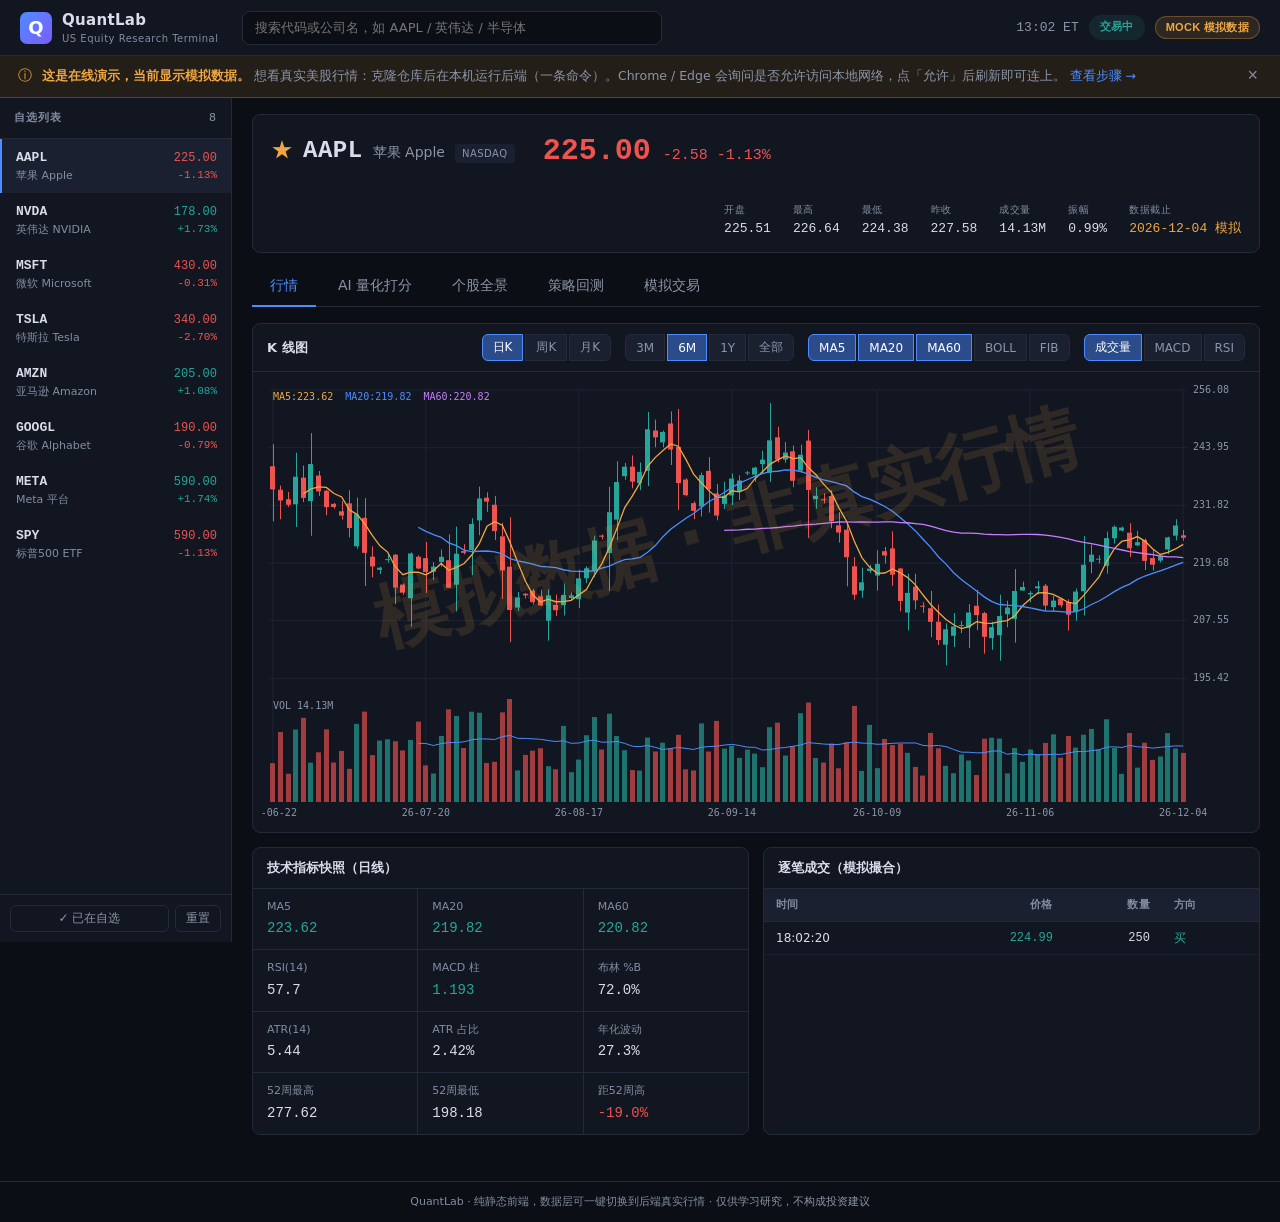
<file: index.html>
<!DOCTYPE html>
<html lang="zh-CN">
<head>
<meta charset="UTF-8">
<meta name="viewport" content="width=device-width, initial-scale=1.0">
<title>QuantLab · 美股量化研究终端</title>

<meta name="description" content="零依赖的美股量化研究终端：手写 Canvas K 线、事件驱动回测引擎、全市场分位打分，以及新闻／公告／量化三个协同 Agent。">
<meta name="theme-color" content="#0b0e14">
<meta name="author" content="Alexsheng26">

<!-- 社交预览：把链接贴到简历、LinkedIn 或聊天里时展示的卡片 -->
<meta property="og:type" content="website">
<meta property="og:title" content="QuantLab · 美股量化研究终端">
<meta property="og:description" content="手写 Canvas K 线 + 事件驱动回测 + 全市场分位打分 + 三 Agent 协同分析。零依赖，浏览器直接打开。">
<meta property="og:url" content="https://alexsheng26.github.io/quant-lab/">
<meta property="og:image" content="https://alexsheng26.github.io/quant-lab/assets/og-cover.png">
<meta property="og:image:width" content="1200">
<meta property="og:image:height" content="630">
<meta name="twitter:card" content="summary_large_image">

<link rel="icon" type="image/svg+xml" href="assets/favicon.svg">
<link rel="stylesheet" href="assets/css/style.css">
</head>
<body>

<a href="#main" class="skip-link">跳到主内容</a>

<!-- ============ 顶栏 ============ -->
<header class="topbar">
  <div class="brand">
    <span class="brand-mark">Q</span>
    <div class="brand-text">
      <strong>QuantLab</strong>
      <small>US Equity Research Terminal</small>
    </div>
  </div>

  <div class="search-wrap">
    <label for="symbolSearch" class="sr-only">搜索美股代码或公司名</label>
    <input id="symbolSearch" type="text" placeholder="搜索代码或公司名，如 AAPL / 英伟达 / 半导体"
           autocomplete="off" spellcheck="false"
           role="combobox" aria-expanded="false" aria-controls="srList" aria-autocomplete="list">
    <div id="searchResults" class="search-results hidden">
      <div class="sr-filter" id="srFilter" role="group" aria-label="按交易所筛选">
        <button class="chip active" data-ex="ALL" aria-pressed="true">全部</button>
        <button class="chip" data-ex="NASDAQ" aria-pressed="false">纳斯达克</button>
        <button class="chip" data-ex="NYSE" aria-pressed="false">纽交所</button>
        <button class="chip" data-ex="ETF" aria-pressed="false">ETF</button>
      </div>
      <div class="sr-list" id="srList" role="listbox" aria-label="搜索结果"></div>
    </div>
  </div>

  <div class="topbar-right">
    <span id="clock" class="clock">--:--:--</span>
    <span id="marketStatus" class="pill pill-muted">美股状态</span>
    <!-- 这个徽章是可点的开关，必须是 button 才能被键盘聚焦和触发 -->
    <button id="dataMode" class="pill pill-mock" title="点击切换数据源（MOCK / LIVE）"
            aria-label="数据源：模拟数据，点击切换">MOCK 模拟数据</button>
  </div>
</header>

<!-- 部署到静态托管后，访问者默认看到模拟数据。
     光打水印只说明"这是假的"，没说"怎么拿到真的"，所以补一条可关闭的说明。
     只在非本机环境且处于 MOCK 时出现，关掉后不再打扰。 -->
<div id="demoBanner" class="demo-banner hidden">
  <span class="db-icon">ⓘ</span>
  <div class="db-text">
    <strong>这是在线演示，当前显示模拟数据。</strong>
    想看真实美股行情：克隆仓库后在本机运行后端（一条命令）。Chrome / Edge 会询问是否允许访问本地网络，点「允许」后刷新即可连上。
    <!-- 指向中文 README：仓库首页的 README.md 是英文版，那里没有"快速开始"这个锚点 -->
    <a href="https://github.com/Alexsheng26/quant-lab/blob/main/README.zh-CN.md#快速开始" target="_blank" rel="noopener">查看步骤 →</a>
  </div>
  <button id="dbClose" class="db-close" title="不再显示" aria-label="关闭此说明，不再显示">×</button>
</div>

<div class="layout">

  <!-- ============ 左侧自选股 ============ -->
  <aside class="sidebar">
    <div class="sidebar-head">
      <span>自选列表</span>
      <span id="watchCount" class="muted">0</span>
    </div>
    <ul id="watchlist" class="watchlist"></ul>
    <div class="sidebar-foot">
      <button id="btnAddWatch" class="btn btn-ghost btn-sm">+ 加入自选</button>
      <button id="btnResetWatch" class="btn btn-ghost btn-sm" title="恢复默认自选列表">重置</button>
    </div>
  </aside>

  <!-- ============ 主区域 ============ -->
  <!-- tabindex="-1"：光有 id 时部分浏览器只滚动不移焦点，键盘用户点完跳转链接
       再按 Tab 又会回到顶栏。加上它焦点才真的落进来。 -->
  <main class="main" id="main" tabindex="-1">

    <!-- 标的头部 -->
    <section class="quote-head">
      <div class="quote-id">
        <button id="btnStar" class="star" title="加入/移出自选">☆</button>
        <h1 id="qSymbol">—</h1>
        <span id="qName" class="muted">—</span>
        <span id="qExchange" class="tag">—</span>
      </div>
      <div class="quote-price">
        <span id="qLast" class="last" aria-live="off">—</span>
        <span id="qChange" class="change">—</span>
      </div>
      <div class="quote-stats">
        <div><label>开盘</label><span id="qOpen">—</span></div>
        <div><label>最高</label><span id="qHigh">—</span></div>
        <div><label>最低</label><span id="qLow">—</span></div>
        <div><label>昨收</label><span id="qPrev">—</span></div>
        <div><label>成交量</label><span id="qVol">—</span></div>
        <div><label>振幅</label><span id="qAmp">—</span></div>
        <div><label>数据截止</label><span id="qAsOf">—</span></div>
      </div>
    </section>

    <!-- 标签页 -->
    <!-- role=tablist 让屏幕阅读器把这里读成"5 个标签中的第 1 个"，
         并启用左右方向键切换（键盘行为在 app.js 里实现） -->
    <nav class="tabs" role="tablist" aria-label="功能视图">
      <button class="tab active" data-view="market"   role="tab" id="tab-market"   aria-selected="true"  aria-controls="view-market">行情</button>
      <button class="tab"        data-view="agent"    role="tab" id="tab-agent"    aria-selected="false" aria-controls="view-agent"    tabindex="-1">AI 量化打分</button>
      <button class="tab"        data-view="panorama" role="tab" id="tab-panorama" aria-selected="false" aria-controls="view-panorama" tabindex="-1">个股全景</button>
      <button class="tab"        data-view="backtest" role="tab" id="tab-backtest" aria-selected="false" aria-controls="view-backtest" tabindex="-1">策略回测</button>
      <button class="tab"        data-view="paper"    role="tab" id="tab-paper"    aria-selected="false" aria-controls="view-paper"    tabindex="-1">模拟交易</button>
    </nav>

    <!-- ---------- 视图：行情 ---------- -->
    <section class="view active" id="view-market" role="tabpanel" aria-labelledby="tab-market" tabindex="0">
      <div class="panel">
        <div class="panel-head">
          <span class="panel-title">K 线图</span>
          <div class="toolbar">
            <div class="btn-group" id="intervalGroup">
              <button class="btn btn-sm active" data-interval="day">日K</button>
              <button class="btn btn-sm" data-interval="week">周K</button>
              <button class="btn btn-sm" data-interval="month">月K</button>
            </div>
            <div class="btn-group" id="rangeGroup">
              <button class="btn btn-sm" data-range="60">3M</button>
              <button class="btn btn-sm active" data-range="120">6M</button>
              <button class="btn btn-sm" data-range="250">1Y</button>
              <button class="btn btn-sm" data-range="0">全部</button>
            </div>
            <!-- 这一组是"开关"而不是"单选"，所以每个都要 aria-pressed：
                 光靠 .active 的视觉高亮，屏幕阅读器读不出哪几条线是开着的 -->
            <div class="btn-group" id="maGroup">
              <button class="btn btn-sm active" data-ma="5"    aria-pressed="true">MA5</button>
              <button class="btn btn-sm active" data-ma="20"   aria-pressed="true">MA20</button>
              <button class="btn btn-sm active" data-ma="60"   aria-pressed="true">MA60</button>
              <button class="btn btn-sm"        data-ma="boll" aria-pressed="false">BOLL</button>
              <button class="btn btn-sm"        data-ma="fib"  aria-pressed="false"
                      title="斐波那契回撤：在区间最高/最低点之间标出 23.6% / 38.2% / 50% / 61.8% / 78.6% 支撑阻力位">FIB</button>
            </div>
            <div class="btn-group" id="subGroup">
              <button class="btn btn-sm active" data-sub="vol">成交量</button>
              <button class="btn btn-sm" data-sub="macd">MACD</button>
              <button class="btn btn-sm" data-sub="rsi">RSI</button>
            </div>
          </div>
        </div>
        <!-- Canvas 对屏幕阅读器是完全不透明的，必须给文字替代。
             内容由 market.js 随数据更新，不能只写一句静态说明。 -->
        <div class="chart-host">
          <canvas id="mainChart" role="img" aria-label="K 线图，加载中"></canvas>
          <div id="chartTip" class="chart-tip hidden"></div>
        </div>
      </div>

      <div class="grid-2">
        <div class="panel">
          <div class="panel-head"><span class="panel-title" id="snapshotTitle">技术指标快照</span></div>
          <div id="indicatorSnapshot" class="kv-grid"></div>
        </div>
        <div class="panel">
          <div class="panel-head"><span class="panel-title">逐笔成交（模拟撮合）</span></div>
          <div class="table-wrap tape-wrap" tabindex="0" role="region" aria-label="逐笔成交，可滚动">
            <table class="table" id="tapeTable">
              <thead><tr><th>时间</th><th class="num">价格</th><th class="num">数量</th><th>方向</th></tr></thead>
              <tbody></tbody>
            </table>
          </div>
        </div>
      </div>
    </section>

    <!-- ---------- 视图：AI 打分 ---------- -->
    <section class="view" id="view-agent" role="tabpanel" aria-labelledby="tab-agent" tabindex="0">
      <div class="panel">
        <div class="panel-head">
          <span class="panel-title">量化分析 Agent</span>
          <div class="toolbar">
            <label class="inline-label">周期
              <select id="agInterval" class="sel-sm">
                <option value="day">日线</option>
                <option value="week">周线</option>
                <option value="month">月线</option>
              </select>
            </label>
            <button id="btnRunAgent" class="btn btn-primary btn-sm">运行分析</button>
          </div>
        </div>
        <div class="agent-body">
          <div class="score-block">
            <div class="score-ring">
              <svg viewBox="0 0 120 120">
                <circle class="ring-bg" cx="60" cy="60" r="52"></circle>
                <circle class="ring-fg" id="ringFg" cx="60" cy="60" r="52"></circle>
              </svg>
              <div class="score-center">
                <span id="scoreValue">--</span>
                <small>/ 100</small>
              </div>
            </div>
            <div id="scoreRating" class="rating">等待分析</div>
            <div id="scoreSummary" class="muted score-summary">点击「运行分析」，Agent 会基于趋势、动量、波动率、量能与位置五个维度对该标的打分。</div>
          </div>
          <div class="factor-block">
            <div id="factorList" class="factor-list"></div>
          </div>
        </div>
      </div>

      <div class="panel">
        <div class="panel-head">
          <span class="panel-title">方向判断与参考价位</span>
        </div>
        <div id="directionBox" class="direction-box">
          <span class="muted">运行分析后显示</span>
        </div>
        <p id="levelWarn" class="level-warn hidden"></p>
        <div id="levelCards" class="level-cards"></div>
        <p class="level-note">
          价位由均线、布林轨道、区间低点等历史数据算出，用于标记技术结构，
          <strong>不预测未来走势，也不构成任何操作建议</strong>。
        </p>
      </div>

      <div class="grid-2">
        <div class="panel">
          <div class="panel-head"><span class="panel-title">分析要点</span></div>
          <ul id="agentReasons" class="reason-list"><li class="muted">暂无</li></ul>
        </div>
        <div class="panel">
          <div class="panel-head"><span class="panel-title">风险与统计</span></div>
          <div id="agentStats" class="kv-grid"></div>
        </div>
      </div>
      <p class="disclaimer">⚠️ 本工具输出为程序化技术指标计算结果，仅用于研究与学习，不构成任何投资建议。</p>
    </section>

    <!-- ---------- 视图：个股全景（三个 Agent 协同） ---------- -->
    <section class="view" id="view-panorama" role="tabpanel" aria-labelledby="tab-panorama" tabindex="0">
      <div class="agent-bar">
        <span class="muted">三个 Agent 并行工作：全市场分位 · 资讯扫描 · 公告财报</span>
        <button id="btnRunPanorama" class="btn btn-primary btn-sm">运行全景分析</button>
      </div>

      <!-- ⓪ 综合简报 —— 把下面三个 Agent 的结论串成一段话。
           刻意放在最前面：它是对三者的概括，读者应该先看结论再看明细。
           数字全部来自三个 Agent 已经算好的输出，模型只负责串联与指出矛盾。 -->
      <div class="panel" id="briefPanel">
        <div class="panel-head">
          <span class="panel-title">综合简报</span>
          <span id="briefMeta" class="muted"></span>
        </div>
        <div id="briefBody" class="brief-body" aria-live="polite">
          <span class="muted">运行全景分析后生成</span>
        </div>
      </div>

      <!-- ① 量化分析 Agent -->
      <div class="panel">
        <div class="panel-head">
          <span class="panel-title">① 量化分析 Agent · 全市场分位</span>
          <span id="quantUniverse" class="muted"></span>
        </div>
        <div class="quant-body">
          <div class="radar-host"><canvas id="radarChart" role="img" aria-label="六边形分位雷达图，运行分析后显示"></canvas></div>
          <div class="quant-side">
            <div id="quantVerdict" class="verdict"><span class="muted">点击「运行全景分析」</span></div>
            <div id="quantAxes" class="axis-list"></div>
            <div class="radar-legend">
              <span><i class="lg-fill"></i>全市场分位</span>
              <span><i class="lg-dash"></i>同行业分位</span>
              <span><i class="lg-mid"></i>50 分位线</span>
            </div>
          </div>
        </div>
        <div class="table-wrap" tabindex="0" role="region" aria-label="数据表格，可滚动">
          <table class="table" id="quantDetail">
            <thead><tr><th>指标</th><th class="num">数值</th><th class="num">全市场分位</th><th class="num">行业分位</th></tr></thead>
            <tbody><tr><td colspan="4" class="muted">—</td></tr></tbody>
          </table>
        </div>
      </div>

      <div class="grid-2">
        <!-- ② 新闻 Agent -->
        <div class="panel">
          <div class="panel-head">
            <span class="panel-title">② 新闻 Agent</span>
            <span id="newsSentiment" class="muted"></span>
          </div>
          <div class="ask-box">
            <input id="newsQuestion" type="text" placeholder="就这批新闻提问，如 earnings / AI / lawsuit">
            <button id="btnAskNews" class="btn btn-sm">检索</button>
          </div>
          <div id="newsAnswer" class="news-answer hidden"></div>
          <div id="newsSources" class="news-sources"></div>
          <div id="newsList" class="news-list" tabindex="0" role="region" aria-label="新闻列表，可滚动"><div class="muted pad">未加载</div></div>
        </div>

        <!-- ③ 研究 Agent -->
        <div class="panel">
          <div class="panel-head">
            <span class="panel-title">③ 研究 Agent · 公告与财报</span>
            <span id="filingCompany" class="muted"></span>
          </div>
          <div id="financialSummary" class="fin-summary"></div>
          <div id="filingList" class="filing-list" tabindex="0" role="region" aria-label="SEC 申报列表，可滚动"><div class="muted pad">未加载</div></div>
        </div>
      </div>

      <!-- ④ 风险因素逐年变化 —— 研究 Agent 真正"读正文"的那一半。
           XBRL 解决了数字，这里解决文字：10-K 的 Item 1A 每年重写，
           新增一条往往比财务数字更早反映问题。
           机械比对在后端用 difflib 做完，模型只解读变化的段落。 -->
      <div class="panel" id="riskPanel">
        <div class="panel-head">
          <span class="panel-title">④ 风险因素逐年变化（10-K Item 1A）</span>
          <div class="toolbar">
            <span id="riskMeta" class="muted"></span>
            <button id="btnRiskDiff" class="btn btn-sm">对比最近两份年报</button>
          </div>
        </div>
        <div id="riskBody" class="risk-body" aria-live="polite">
          <div class="muted pad">
            点击右上角按钮，抓取最近两份 10-K 的「风险因素」章节做逐年比对。
            正文有几十页，首次抓取需要十几秒。
          </div>
        </div>
      </div>

      <p class="disclaimer">
        ⚠️ 分位数基于标普 500 成分股快照横向比较；新闻与公告直接来自 Yahoo Finance 与 SEC EDGAR，
        未经二次核实。全部内容仅供研究学习，不构成投资建议。
      </p>
    </section>

    <!-- ---------- 视图：回测 ---------- -->
    <section class="view" id="view-backtest" role="tabpanel" aria-labelledby="tab-backtest" tabindex="0">
      <div class="panel">
        <div class="panel-head"><span class="panel-title">回测参数</span></div>
        <div class="form-row">
          <label>周期
            <select id="btInterval">
              <option value="day">日线</option>
              <option value="week">周线</option>
              <option value="month">月线</option>
            </select>
          </label>
          <label>策略
            <select id="btStrategy">
              <option value="ma_cross">双均线交叉</option>
              <option value="rsi_reversion">RSI 均值回归</option>
              <option value="macd">MACD 金叉死叉</option>
              <option value="boll_breakout">布林带突破</option>
              <option value="donchian">唐奇安通道突破</option>
              <option value="buy_hold">买入持有（基准）</option>
            </select>
          </label>
          <div id="btParams" class="param-box"></div>
          <label>初始资金
            <input id="btCapital" type="number" value="100000" step="10000" min="1000">
          </label>
          <label>手续费(bps)
            <input id="btFee" type="number" value="5" step="1" min="0">
          </label>
          <label>滑点(bps)
            <input id="btSlip" type="number" value="5" step="1" min="0">
          </label>
          <button id="btnRunBacktest" class="btn btn-primary">开始回测</button>
        </div>
      </div>

      <div class="panel">
        <div class="panel-head">
          <span class="panel-title">资金曲线</span>
          <span class="legend"><i class="dot dot-strategy"></i>策略 <i class="dot dot-bench"></i>买入持有</span>
        </div>
        <div class="chart-host chart-host-sm">
          <canvas id="equityChart" role="img" aria-label="资金曲线图，运行回测后显示"></canvas>
        </div>
      </div>

      <div class="grid-2">
        <div class="panel">
          <div class="panel-head"><span class="panel-title">绩效指标</span></div>
          <div id="btMetrics" class="kv-grid"><span class="muted">尚未运行回测</span></div>
        </div>
        <div class="panel">
          <div class="panel-head"><span class="panel-title">交易记录</span></div>
          <div class="table-wrap" tabindex="0" role="region" aria-label="数据表格，可滚动">
            <table class="table" id="btTrades">
              <thead><tr><th>#</th><th>买入日</th><th class="num">买价</th><th>卖出日</th><th class="num">卖价</th><th class="num">收益</th><th class="num">持有</th></tr></thead>
              <tbody><tr><td colspan="7" class="muted">—</td></tr></tbody>
            </table>
          </div>
        </div>
      </div>
    </section>

    <!-- ---------- 视图：模拟交易 ---------- -->
    <section class="view" id="view-paper" role="tabpanel" aria-labelledby="tab-paper" tabindex="0">
      <div class="account-cards">
        <div class="acc-card"><label>总资产</label><span id="accTotal">—</span></div>
        <div class="acc-card"><label>可用现金</label><span id="accCash">—</span></div>
        <div class="acc-card"><label>持仓市值</label><span id="accMarket">—</span></div>
        <div class="acc-card"><label>累计盈亏</label><span id="accPnl">—</span></div>
      </div>

      <div class="grid-2">
        <div class="panel">
          <div class="panel-head"><span class="panel-title">下单</span></div>
          <div class="order-form">
            <label>标的<input id="ordSymbol" type="text" readonly></label>
            <label>现价<input id="ordPrice" type="text" readonly></label>
            <label>数量<input id="ordQty" type="number" value="10" min="1" step="1"></label>
            <div class="qty-quick">
              <span class="muted">快捷仓位</span>
              <button class="btn btn-ghost btn-sm" data-pct="0.25">25%</button>
              <button class="btn btn-ghost btn-sm" data-pct="0.5">50%</button>
              <button class="btn btn-ghost btn-sm" data-pct="1">全仓</button>
            </div>
            <div class="order-actions">
              <button id="btnBuy" class="btn btn-buy">买入</button>
              <button id="btnSell" class="btn btn-sell">卖出</button>
            </div>
            <p id="ordMsg" class="order-msg"></p>
          </div>
        </div>

        <div class="panel">
          <div class="panel-head">
            <span class="panel-title">当前持仓</span>
            <button id="btnResetAccount" class="btn btn-ghost btn-sm">重置账户</button>
          </div>
          <div class="table-wrap" tabindex="0" role="region" aria-label="数据表格，可滚动">
            <table class="table" id="posTable">
              <thead><tr><th>代码</th><th class="num">数量</th><th class="num">成本</th><th class="num">现价</th><th class="num">市值</th><th class="num">浮动盈亏</th></tr></thead>
              <tbody><tr><td colspan="6" class="muted">暂无持仓</td></tr></tbody>
            </table>
          </div>
        </div>
      </div>

      <div class="panel">
        <div class="panel-head"><span class="panel-title">成交流水</span></div>
        <div class="table-wrap" tabindex="0" role="region" aria-label="数据表格，可滚动">
          <table class="table" id="orderTable">
            <thead><tr><th>时间</th><th>代码</th><th>方向</th><th class="num">价格</th><th class="num">数量</th><th class="num">金额</th></tr></thead>
            <tbody><tr><td colspan="6" class="muted">暂无记录</td></tr></tbody>
          </table>
        </div>
      </div>
    </section>

  </main>
</div>

<footer class="footer">
  QuantLab · 纯静态前端，数据层可一键切换到后端真实行情 ·
  <span class="muted">仅供学习研究，不构成投资建议</span>
</footer>

<!-- 无构建、无第三方依赖，按依赖顺序加载即可，直接双击 index.html 就能跑 -->
<script src="assets/js/config.js"></script>
<script src="assets/data/symbols.js"></script>
<script src="assets/js/utils.js"></script>
<script src="assets/js/indicators.js"></script>
<script src="assets/js/dataSource.js"></script>
<script src="assets/js/chart.js"></script>
<script src="assets/js/market.js"></script>
<script src="assets/js/agent.js"></script>
<script src="assets/js/agents.js"></script>
<script src="assets/js/backtest.js"></script>
<script src="assets/js/paper.js"></script>
<script src="assets/js/app.js"></script>
</body>
</html>
</file>
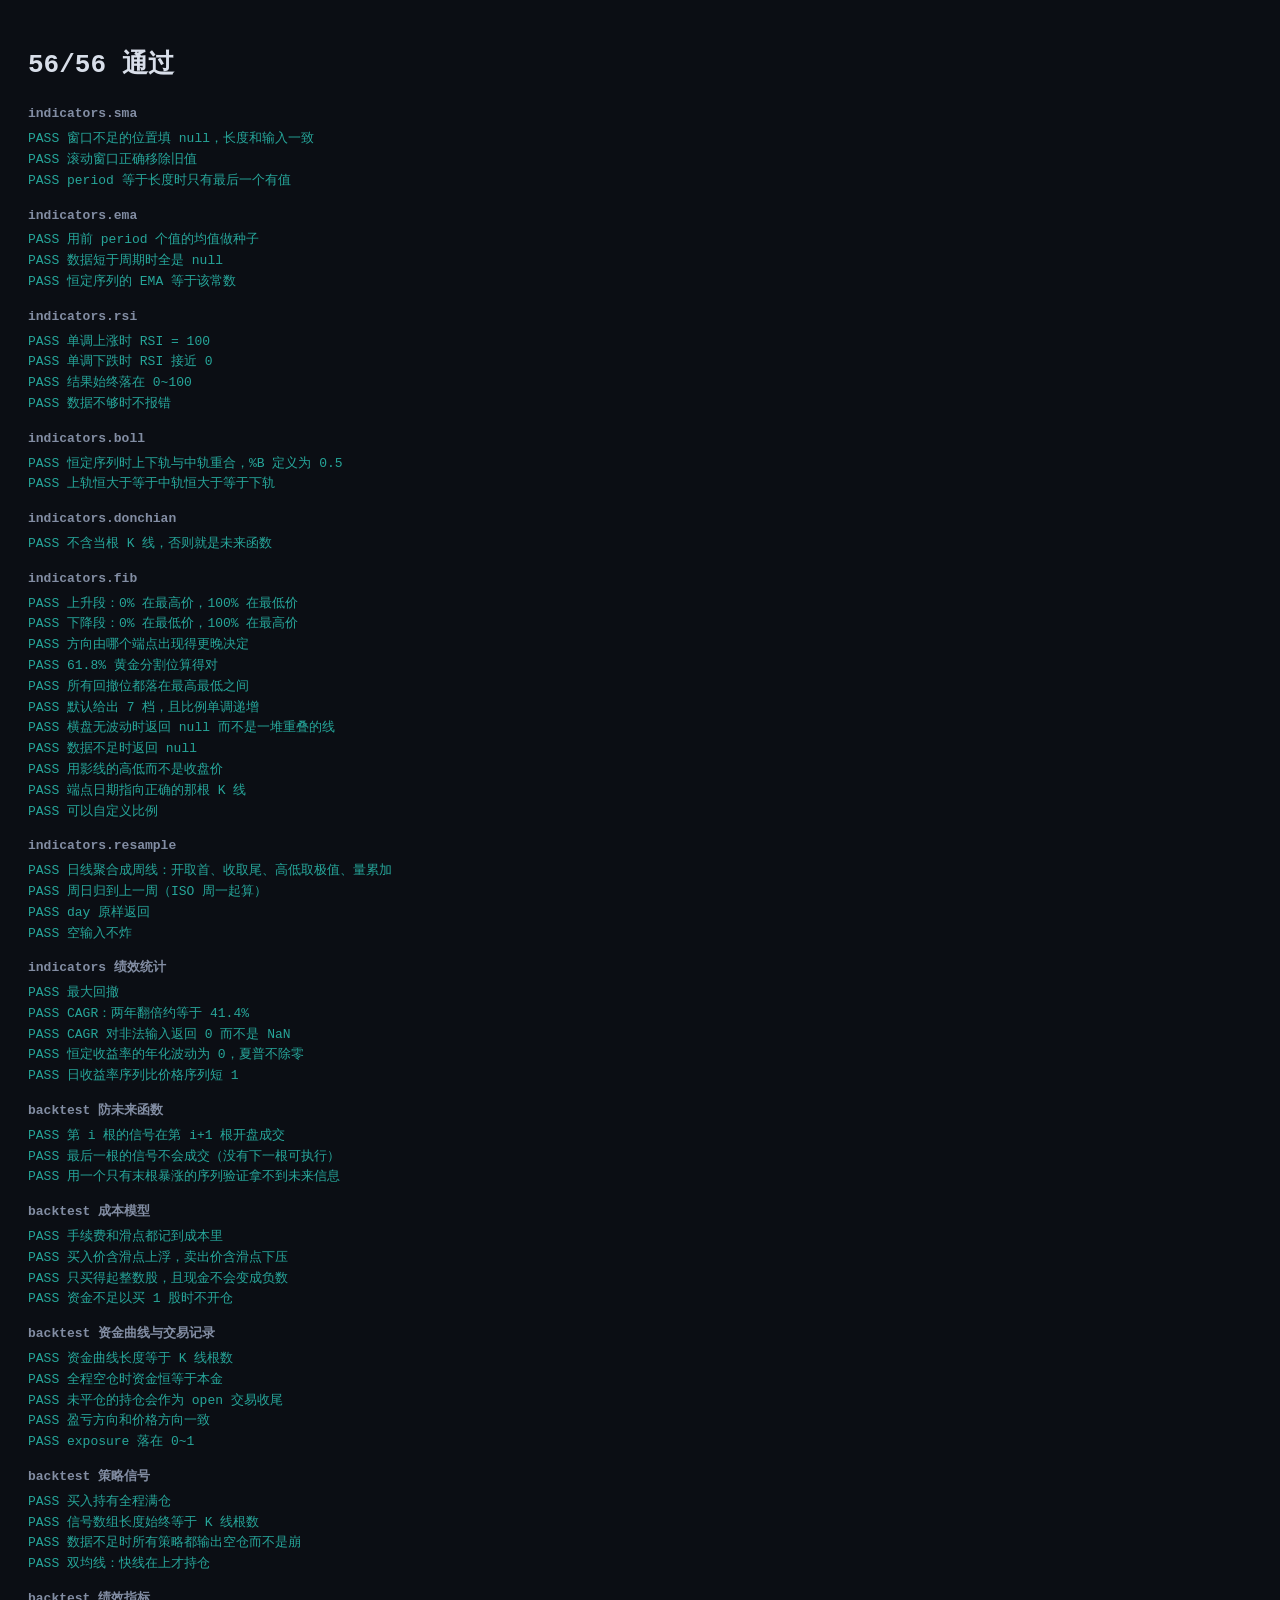
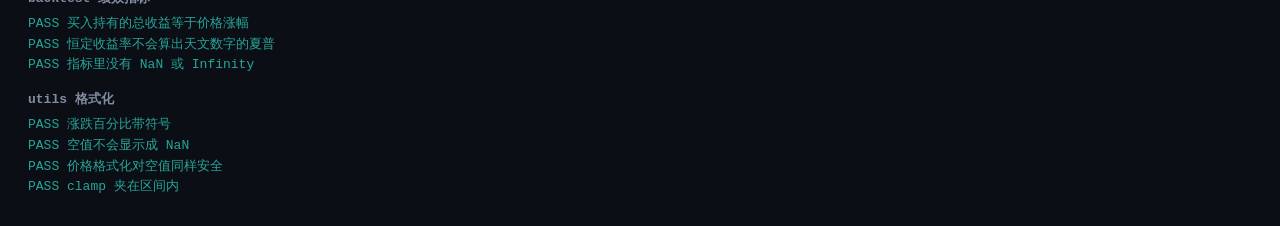
<file: tests/js/harness.html>
<!DOCTYPE html>
<html lang="zh-CN">
<head>
<meta charset="utf-8">
<title>QuantLab 前端单元测试</title>
<style>
  body { font: 13px/1.6 monospace; background: #0b0e14; color: #d8dee9; padding: 20px; }
  .pass { color: #26a69a; }
  .fail { color: #ef5350; }
  h2 { font-size: 13px; color: #828da3; margin: 14px 0 4px; }
</style>
</head>
<body>
<h1 id="summary">运行中…</h1>
<div id="out"></div>

<!--
  加载真实源文件，不是副本。路径相对 tests/js/。
  只加载纯逻辑模块：config / utils / indicators / backtest。
  backtest.js 的 init() 才碰 DOM，模块加载阶段不会。
-->
<script src="../../assets/js/config.js"></script>
<script src="../../assets/js/utils.js"></script>
<script src="../../assets/js/indicators.js"></script>
<script src="../../assets/js/backtest.js"></script>
<script src="./suite.js"></script>

<script>
  (function () {
    const r = window.__QL_TEST_RESULTS__ || [];
    const failed = r.filter(x => !x.ok);
    document.getElementById('summary').textContent =
      `${r.length - failed.length}/${r.length} 通过` + (failed.length ? `，${failed.length} 失败` : '');

    let html = '', group = null;
    for (const t of r) {
      if (t.group !== group) { group = t.group; html += `<h2>${group}</h2>`; }
      html += t.ok
        ? `<div class="pass">  PASS  ${t.name}</div>`
        : `<div class="fail">  FAIL  ${t.name}<br>        ${t.message}</div>`;
    }
    document.getElementById('out').innerHTML = html;
  })();
</script>
</body>
</html>
</file>
<file: assets/css/style.css>
/* ============================================================
   QuantLab · 深色交易终端风格
   ============================================================ */

:root {
  --bg:          #0b0e14;
  --bg-panel:    #121620;
  --bg-elev:     #1a2030;
  --bg-hover:    #202839;
  --border:      #232a3a;
  --text:        #d8dee9;
  --text-dim:    #8b95a8;
  /* 原值 #5a6479 在三种背景上只有 2.73~3.25:1，低于 WCAG AA 要求的 4.5:1。
     axe-core 实测有 34 处正文因此不达标（标签、表头、页脚等）。
     调亮到这个值后对所有背景都过线，观感差别很小。 */
  --text-faint:  #828da3;

  --up:          #26a69a;   /* 美股习惯：绿涨红跌 */
  --down:        #ef5350;
  --accent:      #4c8dff;
  --accent-dim:  #2b4b8a;
  --on-accent:   #0b0e14;   /* 压在 accent/up/down 实心块上的文字色，见「按钮」一节 */
  --warn:        #f0a742;

  --radius: 8px;
  --mono: 'SF Mono', 'Cascadia Mono', Consolas, 'Courier New', monospace;
  --sans: -apple-system, 'Segoe UI', 'Microsoft YaHei', system-ui, sans-serif;
}

* { box-sizing: border-box; margin: 0; padding: 0; }

body {
  background: var(--bg);
  color: var(--text);
  font-family: var(--sans);
  font-size: 14px;
  line-height: 1.5;
  -webkit-font-smoothing: antialiased;
}

.hidden { display: none !important; }

/* ---------------- 键盘可访问性 ---------------- */

/* 只在键盘操作时显示焦点环：鼠标点击不该出现，否则观感差；
   但键盘用户没有它就完全不知道焦点在哪。:focus-visible 正好区分这两种情况。 */
:focus-visible {
  outline: 2px solid var(--accent);
  outline-offset: 2px;
  border-radius: 3px;
}
.tab:focus-visible { outline-offset: -2px; }
/* 跳转链接的落点本身不该画焦点框——它只是个容器，画出来像是选中了整块内容 */
.main:focus { outline: none; }

/* 跳转链接：键盘用户不必逐个 Tab 过顶栏和自选列表才能到主内容 */
.skip-link {
  position: absolute;
  left: 8px;
  top: -60px;                       /* 平时移出视口，聚焦时滑下来 */
  z-index: 999;
  padding: 9px 16px;
  background: var(--accent);
  color: var(--on-accent);
  font-weight: 600;
  font-size: 13px;
  border-radius: 0 0 6px 6px;
  text-decoration: none;
  transition: top .15s;
}
.skip-link:focus { top: 0; }

/* 可滚动区域拿到焦点时给个提示（axe 的 scrollable-region-focusable 规则） */
.table-wrap:focus-visible,
.news-list:focus-visible,
.filing-list:focus-visible { outline-offset: -2px; }

/* 只读给屏幕阅读器的文本 */
.sr-only {
  position: absolute;
  width: 1px; height: 1px;
  padding: 0; margin: -1px;
  overflow: hidden;
  clip: rect(0, 0, 0, 0);
  white-space: nowrap;
  border: 0;
}

/* 尊重系统的「减少动效」设置 */
@media (prefers-reduced-motion: reduce) {
  *, *::before, *::after {
    animation-duration: .01ms !important;
    animation-iteration-count: 1 !important;
    transition-duration: .01ms !important;
  }
}
.muted  { color: var(--text-dim); font-weight: 400; }
.num    { text-align: right; font-family: var(--mono); }
.up     { color: var(--up); }
.down   { color: var(--down); }
.flat   { color: var(--text-dim); }

/* ---------------- 顶栏 ---------------- */
.topbar {
  display: flex;
  align-items: center;
  gap: 24px;
  height: 56px;
  padding: 0 20px;
  background: var(--bg-panel);
  border-bottom: 1px solid var(--border);
  position: sticky;
  top: 0;
  z-index: 100;
}

.brand { display: flex; align-items: center; gap: 10px; }
.brand-mark {
  width: 32px; height: 32px;
  display: grid; place-items: center;
  background: linear-gradient(135deg, var(--accent), #7b5cff);
  border-radius: 7px;
  font-weight: 700; font-size: 18px; color: #fff;
}
.brand-text strong { display: block; font-size: 15px; letter-spacing: .3px; }
.brand-text small  { display: block; font-size: 10px; color: var(--text-faint); letter-spacing: .5px; }

.search-wrap { position: relative; flex: 1; max-width: 420px; }
.search-wrap input {
  width: 100%;
  height: 34px;
  padding: 0 12px;
  background: var(--bg);
  border: 1px solid var(--border);
  border-radius: var(--radius);
  color: var(--text);
  font-family: var(--sans);
  font-size: 13px;
  outline: none;
}
.search-wrap input:focus { border-color: var(--accent); }

.search-results {
  position: absolute;
  top: 40px; left: 0;
  width: 520px;
  max-width: 92vw;
  background: var(--bg-elev);
  border: 1px solid var(--border);
  border-radius: var(--radius);
  z-index: 200;
  box-shadow: 0 12px 32px rgba(0,0,0,.5);
  overflow: hidden;
}

/* 交易所筛选 */
.sr-filter {
  display: flex;
  gap: 6px;
  padding: 8px 10px;
  border-bottom: 1px solid var(--border);
  background: var(--bg-panel);
}
.chip {
  background: transparent;
  border: 1px solid var(--border);
  border-radius: 20px;
  color: var(--text-dim);
  padding: 3px 12px;
  font-size: 11px;
  font-family: var(--sans);
  cursor: pointer;
  transition: all .12s;
}
.chip:hover  { color: var(--text); border-color: var(--text-faint); }
.chip.active { background: var(--accent-dim); border-color: var(--accent); color: #fff; }

.sr-list { max-height: 340px; overflow-y: auto; }
.sr-row {
  display: grid;
  grid-template-columns: 62px 1fr auto 26px;
  align-items: center;
  gap: 10px;
  padding: 7px 10px;
  cursor: pointer;
}
.sr-row:hover { background: var(--bg-hover); }
.sr-row b { font-family: var(--mono); font-size: 13px; }
.sr-name {
  font-size: 12px;
  color: var(--text-dim);
  white-space: nowrap;
  overflow: hidden;
  text-overflow: ellipsis;
}
.sr-ex {
  font-size: 10px;
  color: var(--text-faint);
  font-family: var(--mono);
  white-space: nowrap;
}
.sr-add {
  width: 22px; height: 22px;
  border-radius: 5px;
  border: 1px solid var(--border);
  background: var(--bg);
  color: var(--text-dim);
  font-size: 13px;
  line-height: 1;
  cursor: pointer;
  transition: all .12s;
}
.sr-add:hover  { border-color: var(--accent); color: var(--accent); }
.sr-add.on     { background: rgba(38,166,154,.15); border-color: var(--up); color: var(--up); }
.sr-empty { padding: 18px 12px; text-align: center; font-size: 12px; }

.topbar-right { margin-left: auto; display: flex; align-items: center; gap: 10px; }
.clock { font-family: var(--mono); font-size: 13px; color: var(--text-dim); }

.pill {
  padding: 3px 10px;
  border-radius: 20px;
  font-size: 11px;
  font-weight: 600;
  letter-spacing: .3px;
  border: 1px solid transparent;
  cursor: default;
}
.pill-mock  { background: rgba(240,167,66,.12); color: var(--warn);   border-color: rgba(240,167,66,.3); cursor: pointer; }
.pill-live  { background: rgba(38,166,154,.12); color: var(--up);     border-color: rgba(38,166,154,.3); cursor: pointer; }
.pill-open  { background: rgba(38,166,154,.12); color: var(--up); }
.pill-muted { background: var(--bg-elev); color: var(--text-dim); }

/* ---------------- 布局 ---------------- */
.layout { display: flex; align-items: flex-start; min-height: calc(100vh - 92px); }

.sidebar {
  width: 232px;
  flex-shrink: 0;
  background: var(--bg-panel);
  border-right: 1px solid var(--border);
  position: sticky;
  top: 56px;
  height: calc(100vh - 56px);
  display: flex;
  flex-direction: column;
}
.sidebar-head {
  display: flex; justify-content: space-between;
  padding: 12px 14px;
  font-size: 11px; font-weight: 600;
  letter-spacing: 1px; text-transform: uppercase;
  color: var(--text-faint);
  border-bottom: 1px solid var(--border);
}
.watchlist { list-style: none; overflow-y: auto; flex: 1; }
.watchlist li {
  display: flex; justify-content: space-between; align-items: center;
  padding: 9px 14px;
  cursor: pointer;
  border-left: 2px solid transparent;
}
.watchlist li:hover  { background: var(--bg-hover); }
.watchlist li.active { background: var(--bg-elev); border-left-color: var(--accent); }
.watchlist li.wl-empty {
  display: block;
  text-align: center;
  font-size: 12px;
  line-height: 1.8;
  padding: 24px 14px;
  cursor: default;
}
.watchlist li.wl-empty:hover { background: none; }

/* 移出自选：平时隐藏，悬停行时才出现，避免误点 */
.wl-del {
  position: absolute;
  right: 4px;
  width: 18px; height: 18px;
  border: none;
  border-radius: 4px;
  background: var(--bg-hover);
  color: var(--text-faint);
  font-size: 14px;
  line-height: 1;
  cursor: pointer;
  opacity: 0;
  transition: opacity .12s, color .12s;
}
.watchlist li { position: relative; }
.watchlist li:hover .wl-del { opacity: 1; }
.wl-del:hover { color: var(--down); background: rgba(239,83,80,.15); }
.watchlist .wl-left  { display: flex; flex-direction: column; min-width: 0; }
.watchlist .wl-sym   { font-family: var(--mono); font-weight: 600; font-size: 13px; }
.watchlist .wl-name  { font-size: 11px; color: var(--text-faint); white-space: nowrap; overflow: hidden; text-overflow: ellipsis; max-width: 110px; }
.watchlist .wl-right { text-align: right; font-family: var(--mono); font-size: 12px; }
.watchlist .wl-chg   { font-size: 11px; }
.sidebar-foot {
  padding: 10px;
  border-top: 1px solid var(--border);
  display: flex;
  gap: 6px;
}
.sidebar-foot #btnAddWatch { flex: 1; }

.main { flex: 1; padding: 16px 20px 32px; min-width: 0; }

/* ---------------- 报价头 ---------------- */
.quote-head {
  display: flex; align-items: center; gap: 28px;
  flex-wrap: wrap;
  padding: 14px 18px;
  background: var(--bg-panel);
  border: 1px solid var(--border);
  border-radius: var(--radius);
  margin-bottom: 14px;
}
.quote-id { display: flex; align-items: baseline; gap: 10px; }
.quote-id h1 { font-size: 24px; font-family: var(--mono); letter-spacing: .5px; }

.star {
  background: none;
  border: none;
  color: var(--text-faint);
  font-size: 22px;
  line-height: 1;
  cursor: pointer;
  padding: 0;
  transition: color .15s, transform .15s;
}
.star:hover  { color: var(--warn); transform: scale(1.15); }
.star.on     { color: var(--warn); }
.tag {
  font-size: 10px; padding: 2px 7px;
  background: var(--bg-elev); border-radius: 4px;
  color: var(--text-dim); letter-spacing: .5px;
}
.quote-price { display: flex; align-items: baseline; gap: 12px; }
.last   { font-size: 30px; font-family: var(--mono); font-weight: 600; transition: color .2s; }
.change { font-size: 15px; font-family: var(--mono); }

.quote-stats { display: flex; gap: 22px; margin-left: auto; flex-wrap: wrap; }
.quote-stats div { display: flex; flex-direction: column; gap: 2px; }
.quote-stats label { font-size: 10px; color: var(--text-faint); letter-spacing: .5px; }
.quote-stats span  { font-family: var(--mono); font-size: 13px; }
.warn-text { color: var(--warn); }

/* ---------------- 标签页 ---------------- */
.tabs { display: flex; gap: 4px; border-bottom: 1px solid var(--border); margin-bottom: 16px; }
.tab {
  background: none; border: none;
  padding: 10px 18px;
  color: var(--text-dim);
  font-family: var(--sans); font-size: 14px;
  cursor: pointer;
  border-bottom: 2px solid transparent;
  margin-bottom: -1px;
}
.tab:hover  { color: var(--text); }
.tab.active { color: var(--accent); border-bottom-color: var(--accent); }

.view { display: none; }
.view.active { display: block; animation: fade .18s ease; }
@keyframes fade { from { opacity: 0; transform: translateY(4px); } to { opacity: 1; transform: none; } }

/* ---------------- 面板 ---------------- */
.panel {
  background: var(--bg-panel);
  border: 1px solid var(--border);
  border-radius: var(--radius);
  margin-bottom: 14px;
  overflow: hidden;
}
.panel-head {
  display: flex; align-items: center; gap: 12px;
  padding: 10px 14px;
  border-bottom: 1px solid var(--border);
  flex-wrap: wrap;
}
.panel-title { font-size: 13px; font-weight: 600; }
.panel-head .btn, .panel-head .legend { margin-left: auto; }

.grid-2 { display: grid; grid-template-columns: 1fr 1fr; gap: 14px; }
@media (max-width: 1100px) { .grid-2 { grid-template-columns: 1fr; } }

.legend { font-size: 11px; color: var(--text-dim); display: flex; align-items: center; gap: 6px; }
.dot { width: 10px; height: 2px; display: inline-block; }
.dot-strategy { background: var(--accent); }
.dot-bench    { background: var(--text-faint); }

/* ---------------- 按钮 ---------------- */
.btn {
  background: var(--bg-elev);
  border: 1px solid var(--border);
  color: var(--text-dim);
  padding: 6px 14px;
  border-radius: 6px;
  cursor: pointer;
  font-family: var(--sans);
  font-size: 13px;
  transition: all .12s;
}
.btn:hover  { background: var(--bg-hover); color: var(--text); }
.btn.active { background: var(--accent-dim); color: #fff; border-color: var(--accent); }
.btn-sm     { padding: 4px 10px; font-size: 12px; }
.btn-ghost  { background: transparent; }
/* 实心按钮用深色字而不是白字。白字压在 #4c8dff / #26a69a / #ef5350 上只有
   3.0~3.5:1，达不到 WCAG AA 的 4.5:1；而压暗底色会把涨绿跌红这两个语义色
   一起改掉（图表、报价、分位条都在用）。改成深色字后是 5.5~6.4:1，
   品牌色一个都不用动。 */
.btn-primary{ background: var(--accent); border-color: var(--accent); color: var(--on-accent); font-weight: 600; }
.btn-buy    { background: var(--up);   border-color: var(--up);   color: var(--on-accent); flex: 1; font-weight: 600; }
.btn-sell   { background: var(--down); border-color: var(--down); color: var(--on-accent); flex: 1; font-weight: 600; }
/* hover 提亮底色 —— 深色字下「更亮」才等于「更醒目」，
   原来的 opacity:.88 会让底色往背景色靠，反而降低对比度。
   背景和文字色必须在这里重新声明一遍：.btn:hover 的特异度是 (0,2,0)，
   高于 .btn-primary 的 (0,1,0)，只写 filter 的话一悬停就被打回灰底白字。 */
.btn-primary:hover { background: var(--accent); color: var(--on-accent); filter: brightness(1.12); }
.btn-buy:hover     { background: var(--up);     color: var(--on-accent); filter: brightness(1.12); }
.btn-sell:hover    { background: var(--down);   color: var(--on-accent); filter: brightness(1.12); }

.toolbar { display: flex; gap: 14px; margin-left: auto; flex-wrap: wrap; }
.btn-group { display: flex; gap: 2px; }
.btn-group .btn { border-radius: 0; }
.btn-group .btn:first-child { border-radius: 6px 0 0 6px; }
.btn-group .btn:last-child  { border-radius: 0 6px 6px 0; }

/* ---------------- 图表 ---------------- */
.chart-host { position: relative; height: 460px; padding: 8px; }
.chart-host-sm { height: 300px; }
.chart-host canvas { width: 100%; height: 100%; display: block; }

.chart-tip {
  position: absolute;
  background: rgba(18,22,32,.96);
  border: 1px solid var(--border);
  border-radius: 6px;
  padding: 8px 10px;
  font-family: var(--mono);
  font-size: 11px;
  line-height: 1.7;
  pointer-events: none;
  white-space: nowrap;
  z-index: 20;
  box-shadow: 0 8px 24px rgba(0,0,0,.5);
}
.chart-tip .row { display: flex; justify-content: space-between; gap: 16px; }
.chart-tip .k { color: var(--text-faint); }

/* ---------------- 键值网格 ---------------- */
.kv-grid {
  display: grid;
  grid-template-columns: repeat(auto-fill, minmax(150px, 1fr));
  gap: 1px;
  background: var(--border);
  border-top: 0;
}
.kv-grid > div {
  background: var(--bg-panel);
  padding: 10px 14px;
  display: flex; flex-direction: column; gap: 3px;
}
.kv-grid label { font-size: 11px; color: var(--text-faint); }
.kv-grid span  { font-family: var(--mono); font-size: 14px; }
.kv-grid > .muted { padding: 16px; }

/* ---------------- 表格 ---------------- */
.table-wrap { max-height: 320px; overflow-y: auto; }
.tape-wrap  { max-height: 268px; }
.table { width: 100%; border-collapse: collapse; font-size: 12px; }
.table th {
  position: sticky; top: 0;
  background: var(--bg-elev);
  padding: 8px 12px;
  text-align: left;
  font-size: 11px; font-weight: 600;
  color: var(--text-faint);
  letter-spacing: .4px;
  border-bottom: 1px solid var(--border);
}
.table td { padding: 7px 12px; border-bottom: 1px solid rgba(35,42,58,.5); }
.table td.num, .table th.num { text-align: right; font-family: var(--mono); }
.table tbody tr:hover { background: var(--bg-hover); }
.table .muted { text-align: center; padding: 20px; }

/* ---------------- 表单 ---------------- */
.form-row {
  display: flex; align-items: flex-end; gap: 14px;
  padding: 14px; flex-wrap: wrap;
}
label { display: flex; flex-direction: column; gap: 5px; font-size: 11px; color: var(--text-faint); }
input, select {
  background: var(--bg);
  border: 1px solid var(--border);
  border-radius: 6px;
  color: var(--text);
  padding: 6px 10px;
  font-family: var(--mono);
  font-size: 13px;
  outline: none;
  min-width: 92px;
}
input:focus, select:focus { border-color: var(--accent); }
input[readonly] { color: var(--text-dim); background: var(--bg-elev); }
select { font-family: var(--sans); min-width: 140px; }

.inline-label { flex-direction: row; align-items: center; gap: 6px; }
.sel-sm { min-width: 88px; padding: 4px 8px; font-size: 12px; }

.param-box { display: flex; gap: 10px; align-items: flex-end; }
.param-box input { width: 78px; min-width: 0; }

/* ---------------- Agent 打分 ---------------- */
.agent-body { display: flex; gap: 28px; padding: 20px; flex-wrap: wrap; }
.score-block { width: 260px; text-align: center; flex-shrink: 0; }
.score-ring { position: relative; width: 180px; height: 180px; margin: 0 auto; }
.score-ring svg { width: 100%; height: 100%; transform: rotate(-90deg); }
.ring-bg { fill: none; stroke: var(--bg-elev); stroke-width: 10; }
.ring-fg {
  fill: none; stroke: var(--accent); stroke-width: 10;
  stroke-linecap: round;
  stroke-dasharray: 326.7;
  stroke-dashoffset: 326.7;
  transition: stroke-dashoffset .8s cubic-bezier(.4,0,.2,1), stroke .4s;
}
.score-center {
  position: absolute; inset: 0;
  display: flex; flex-direction: column;
  align-items: center; justify-content: center;
}
.score-center span  { font-size: 46px; font-family: var(--mono); font-weight: 600; line-height: 1; }
.score-center small { font-size: 12px; color: var(--text-faint); margin-top: 4px; }
.rating { font-size: 18px; font-weight: 600; margin-top: 14px; }
.score-summary { font-size: 12px; margin-top: 8px; line-height: 1.6; }

.factor-block { flex: 1; min-width: 300px; }
.factor-list { display: flex; flex-direction: column; gap: 14px; }
.factor {
  display: grid;
  grid-template-columns: 92px 1fr 52px;
  align-items: center;
  gap: 12px;
}
.factor .f-name { font-size: 13px; }
.factor .f-name small { display: block; font-size: 10px; color: var(--text-faint); }
.factor .f-bar { height: 8px; background: var(--bg-elev); border-radius: 4px; overflow: hidden; }
.factor .f-bar i { display: block; height: 100%; border-radius: 4px; transition: width .7s ease; }
.factor .f-val { font-family: var(--mono); font-size: 14px; text-align: right; }

/* ---------------- 方向判断与参考价位 ---------------- */
.direction-box { padding: 16px 18px 6px; }
.dir-head {
  display: flex; align-items: center; gap: 8px;
  font-size: 19px; font-weight: 600;
  margin-bottom: 8px;
}
.dir-arrow { font-size: 15px; }
.dir-text { font-size: 13px; color: var(--text-dim); line-height: 1.75; }

.level-cards {
  display: grid;
  grid-template-columns: repeat(3, 1fr);
  gap: 1px;
  background: var(--border);
  margin-top: 14px;
}
@media (max-width: 760px) { .level-cards { grid-template-columns: 1fr; } }
.level-card {
  background: var(--bg-panel);
  padding: 12px 16px;
  display: flex; flex-direction: column; gap: 3px;
  border-top: 2px solid transparent;
}
.lv-probe { border-top-color: var(--accent); }
.lv-deep  { border-top-color: var(--up); }
.lv-stop  { border-top-color: var(--down); }
.level-card label { font-size: 11px; color: var(--text-faint); }
.lv-price { font-family: var(--mono); font-size: 21px; font-weight: 600; }
.lv-pct   { font-family: var(--mono); font-size: 12px; }
.level-card small { font-size: 10px; color: var(--text-faint); line-height: 1.5; margin-top: 2px; }

.level-warn {
  margin: 0 18px 4px;
  padding: 9px 12px;
  background: rgba(240, 167, 66, .1);
  border-left: 3px solid var(--warn);
  border-radius: 4px;
  font-size: 12px;
  color: var(--warn);
  line-height: 1.6;
}

.level-note {
  padding: 10px 16px 12px;
  font-size: 11px;
  color: var(--text-faint);
  line-height: 1.7;
}
.level-note strong { color: var(--warn); font-weight: 600; }

.reason-list { list-style: none; padding: 12px 14px; }
.reason-list li {
  padding: 7px 0 7px 18px;
  position: relative;
  font-size: 13px;
  line-height: 1.6;
  border-bottom: 1px solid rgba(35,42,58,.5);
}
.reason-list li:last-child { border-bottom: 0; }
.reason-list li::before {
  content: '▸';
  position: absolute; left: 2px;
  color: var(--accent);
}
.disclaimer { font-size: 11px; color: var(--text-faint); padding: 4px 2px 0; }

/* ---------------- 模拟交易 ---------------- */
.account-cards { display: grid; grid-template-columns: repeat(4, 1fr); gap: 14px; margin-bottom: 14px; }
@media (max-width: 900px) { .account-cards { grid-template-columns: repeat(2, 1fr); } }
.acc-card {
  background: var(--bg-panel);
  border: 1px solid var(--border);
  border-radius: var(--radius);
  padding: 14px 16px;
  display: flex; flex-direction: column; gap: 6px;
}
.acc-card label { font-size: 11px; color: var(--text-faint); }
.acc-card span  { font-family: var(--mono); font-size: 22px; font-weight: 600; }

.order-form { padding: 16px; display: flex; flex-direction: column; gap: 14px; }
.order-form label { flex-direction: row; align-items: center; gap: 12px; }
.order-form label input { flex: 1; }
.qty-quick { display: flex; gap: 6px; align-items: center; }
.qty-quick .muted { font-size: 11px; margin-right: 4px; }
.order-actions { display: flex; gap: 12px; margin-top: 4px; }
.order-msg { font-size: 12px; min-height: 18px; color: var(--text-dim); }
.order-msg.ok   { color: var(--up); }
.order-msg.err  { color: var(--down); }

/* ---------------- 在线演示说明条 ---------------- */
.demo-banner {
  display: flex;
  align-items: flex-start;
  gap: 10px;
  padding: 10px 18px;
  background: rgba(240, 167, 66, .1);
  border-bottom: 1px solid rgba(240, 167, 66, .28);
  font-size: 12.5px;
  line-height: 1.65;
}
.db-icon { color: var(--warn); font-size: 14px; line-height: 1.4; flex-shrink: 0; }
.db-text { color: var(--text-dim); flex: 1; }
.db-text strong { color: var(--warn); font-weight: 600; }
.db-text a { color: var(--accent); text-decoration: none; white-space: nowrap; }
.db-text a:hover { text-decoration: underline; }
.db-close {
  background: none; border: none;
  color: var(--text-faint);
  font-size: 18px; line-height: 1;
  cursor: pointer; padding: 0 4px;
  flex-shrink: 0;
}
.db-close:hover { color: var(--text); }

/* ---------------- 个股全景（三 Agent） ---------------- */
.agent-bar {
  display: flex; align-items: center; gap: 14px;
  padding: 10px 16px;
  background: var(--bg-panel);
  border: 1px solid var(--border);
  border-radius: var(--radius);
  margin-bottom: 14px;
  font-size: 12px;
}
.agent-bar .btn { margin-left: auto; }

.quant-body { display: flex; gap: 20px; padding: 16px; flex-wrap: wrap; }
.radar-host { width: 380px; height: 320px; flex-shrink: 0; }
.radar-host canvas { width: 100%; height: 100%; display: block; }
@media (max-width: 900px) { .radar-host { width: 100%; } }
.quant-side { flex: 1; min-width: 280px; }

.verdict { margin-bottom: 14px; }
.verdict-tag {
  display: inline-block;
  font-size: 15px; font-weight: 600;
  padding: 4px 12px;
  border-radius: 20px;
  margin-bottom: 8px;
  background: var(--bg-elev);
}
.verdict-tag.up   { color: var(--up);   background: rgba(38,166,154,.14); }
.verdict-tag.down { color: var(--down); background: rgba(239,83,80,.14); }
.verdict-tag.flat { color: var(--accent); background: rgba(76,141,255,.14); }
.verdict-text { font-size: 12.5px; color: var(--text-dim); line-height: 1.75; }
.verdict-total { font-size: 12px; color: var(--text-faint); margin-top: 8px; }
.verdict-total b { color: var(--text); font-family: var(--mono); font-size: 15px; }

.axis-list { display: flex; flex-direction: column; gap: 8px; margin-top: 12px; }
.axis-row {
  display: grid;
  grid-template-columns: 44px 1fr 34px 62px;
  align-items: center; gap: 8px;
  font-size: 12px;
}
.ax-name { color: var(--text-dim); }
.ax-bar { height: 6px; background: var(--bg-elev); border-radius: 3px; overflow: hidden; }
.ax-bar i { display: block; height: 100%; border-radius: 3px; transition: width .6s ease; }
.ax-val { font-family: var(--mono); text-align: right; }
.ax-sec { font-size: 10px; color: var(--text-faint); text-align: right; }

.radar-legend {
  display: flex; gap: 14px; flex-wrap: wrap;
  margin-top: 14px; font-size: 10.5px; color: var(--text-faint);
}
.radar-legend span { display: flex; align-items: center; gap: 5px; }
.radar-legend i { width: 14px; height: 2px; display: inline-block; }
.lg-fill { background: var(--accent); }
.lg-dash { background: repeating-linear-gradient(90deg, #c77dff 0 4px, transparent 4px 7px); }
.lg-mid  { background: repeating-linear-gradient(90deg, var(--warn) 0 3px, transparent 3px 6px); }

/* 新闻 */
.ask-box { display: flex; gap: 8px; padding: 12px 14px 6px; }
.ask-box input { flex: 1; font-family: var(--sans); }
.news-answer {
  margin: 6px 14px 10px;
  padding: 10px 12px;
  background: var(--bg-elev);
  border-left: 3px solid var(--accent);
  border-radius: 4px;
  font-size: 12px;
}
.ans-head { color: var(--text-dim); margin-bottom: 8px; line-height: 1.7; }
.ans-mode {
  display: inline-block;
  font-size: 10px; padding: 1px 7px; border-radius: 10px;
  background: rgba(240,167,66,.15); color: var(--warn);
}
.ans-mode.gen { background: rgba(124,92,255,.18); color: #a98bff; }
.ans-conf {
  display: inline-block; margin-left: 6px;
  font-size: 10px; padding: 1px 7px; border-radius: 10px;
  background: var(--bg); border: 1px solid var(--border);
}
.ans-text {
  margin-top: 8px; color: var(--text); font-size: 12.5px;
  line-height: 1.8; white-space: pre-wrap;
}
.ans-caveat {
  margin-top: 8px; padding: 7px 10px;
  background: rgba(240,167,66,.08);
  border-left: 2px solid var(--warn);
  border-radius: 3px;
  color: var(--warn); font-size: 11px; line-height: 1.6;
}
.ans-hit.cited { background: rgba(76,141,255,.06); border-left: 2px solid var(--accent); padding-left: 8px; }
.ans-hit { padding: 7px 0; border-top: 1px solid rgba(35,42,58,.7); }
.ans-hit b { font-size: 12px; font-weight: 500; }
.hit-sum { color: var(--text-faint); font-size: 11px; margin-top: 3px; line-height: 1.6; }

.news-sources { padding: 4px 14px 8px; font-size: 11px; }
.src-line { color: var(--text-faint); display: flex; flex-wrap: wrap; gap: 5px; align-items: center; }
.src-chip {
  background: var(--bg-elev); border-radius: 10px;
  padding: 1px 8px; font-size: 10px; color: var(--text-dim);
}
.src-warn { color: var(--warn); margin-top: 6px; line-height: 1.6; }

.news-list, .filing-list { max-height: 460px; overflow-y: auto; }
.news-item { padding: 10px 14px; border-top: 1px solid rgba(35,42,58,.7); }
.news-title { font-size: 13px; line-height: 1.5; }
.news-title a { color: var(--text); text-decoration: none; }
.news-title a:hover { color: var(--accent); text-decoration: underline; }
.news-meta { display: flex; gap: 10px; font-size: 10.5px; color: var(--text-faint); margin-top: 4px; }
.news-sum { font-size: 11px; color: var(--text-faint); margin-top: 5px; line-height: 1.6; }

/* 研究 */
.fin-summary { padding: 0 0 6px; }
.fin-head { padding: 12px 14px 8px; font-size: 11px; color: var(--text-faint); }
.fin-chips {
  display: grid; grid-template-columns: repeat(auto-fill, minmax(110px, 1fr));
  gap: 1px; background: var(--border); margin-top: 10px;
}
.fin-chips > div { background: var(--bg-panel); padding: 8px 12px; display: flex; flex-direction: column; gap: 2px; }
.fin-chips label { font-size: 10px; color: var(--text-faint); }
.fin-chips span { font-family: var(--mono); font-size: 13px; }

.filing-item { display: flex; gap: 10px; padding: 9px 14px; border-top: 1px solid rgba(35,42,58,.7); }
.form-tag {
  font-family: var(--mono); font-size: 10px;
  background: var(--bg-elev); color: var(--accent);
  padding: 2px 7px; border-radius: 4px;
  height: fit-content; white-space: nowrap;
}
.filing-main { font-size: 12px; line-height: 1.6; }
.filing-main a { color: var(--text); text-decoration: none; }
.filing-main a:hover { color: var(--accent); text-decoration: underline; }
.filing-main .muted { font-size: 10.5px; }
.pad { padding: 18px 14px; font-size: 12px; line-height: 1.7; }
.pad code { background: var(--bg-elev); padding: 1px 5px; border-radius: 3px; }

/* ---------------- 轻量提示 ---------------- */
.toast {
  position: fixed;
  left: 50%;
  bottom: 32px;
  transform: translate(-50%, 16px);
  background: var(--bg-elev);
  border: 1px solid var(--border);
  border-left: 3px solid var(--accent);
  border-radius: var(--radius);
  padding: 11px 18px;
  font-size: 13px;
  color: var(--text);
  box-shadow: 0 12px 32px rgba(0, 0, 0, .55);
  opacity: 0;
  pointer-events: none;
  transition: opacity .2s, transform .2s;
  z-index: 500;
  max-width: 520px;
}
.toast.show { opacity: 1; transform: translate(-50%, 0); }
.toast-warn { border-left-color: var(--warn); }

/* ---------------- 页脚 ---------------- */
.footer {
  padding: 12px 20px;
  border-top: 1px solid var(--border);
  font-size: 11px;
  color: var(--text-faint);
  text-align: center;
}

/* ============================================================
   窄屏适配
   ============================================================

   桌面版侧栏固定 232px。手机上（~390px 视口）那是 45% 的屏幕，
   主区只剩 158px、K 线画布只有 100px —— 图表完全没法看。

   这里把纵向侧栏改成横向可滑动的自选条，钉在顶部，
   宽度还给主内容区。
   ============================================================ */
@media (max-width: 860px) {

  .layout { flex-direction: column; }

  /* 侧栏 → 顶部横条 */
  .sidebar {
    width: 100%;
    height: auto;
    position: static;
    flex-direction: row;
    align-items: center;
    gap: 8px;
    padding: 0 8px;
    border-right: none;
    border-bottom: 1px solid var(--border);
    overflow: hidden;
  }
  .sidebar-head {
    border-bottom: none;
    padding: 0 6px 0 0;
    flex-shrink: 0;
    flex-direction: column;
    gap: 0;
    font-size: 9px;
    line-height: 1.3;
  }
  .watchlist {
    display: flex;
    flex: 1;
    overflow-x: auto;
    overflow-y: hidden;
    gap: 2px;
    scrollbar-width: none;                 /* 横向滚动条在手机上很难看 */
  }
  .watchlist::-webkit-scrollbar { display: none; }
  .watchlist li {
    flex-direction: column;
    align-items: flex-start;
    min-width: 88px;
    padding: 7px 9px;
    border-left: none;
    border-bottom: 2px solid transparent;
  }
  .watchlist li.active { border-left-color: transparent; border-bottom-color: var(--accent); }
  .watchlist .wl-name { display: none; }   /* 横条里放不下公司名 */
  .watchlist .wl-right { text-align: left; }
  .watchlist li.wl-empty { min-width: 200px; padding: 12px; font-size: 11px; }
  .wl-del { display: none; }                /* 触屏没有 hover，改用星标增删 */
  .sidebar-foot {
    border-top: none;
    padding: 6px;
    flex-shrink: 0;
    flex-direction: column;
    gap: 4px;
  }
  .sidebar-foot .btn { font-size: 10px; padding: 3px 8px; white-space: nowrap; }

  /* 顶栏：允许换行，别硬挤 */
  .topbar {
    height: auto;
    flex-wrap: wrap;
    gap: 8px 12px;
    padding: 8px 12px;
  }
  .search-wrap { order: 3; flex-basis: 100%; max-width: none; }
  .topbar-right { gap: 6px; }
  .clock { display: none; }                 /* 手机上优先保住徽章 */
  .brand-text small { display: none; }

  .main { padding: 10px 12px 24px; }

  /* 报价头：改成两行，别把统计挤成一列 */
  .quote-head { gap: 10px 16px; padding: 12px 14px; }
  .quote-id h1 { font-size: 20px; }
  .last { font-size: 24px; }
  .quote-stats { margin-left: 0; flex-basis: 100%; gap: 14px; }

  /* 标签页横向滑动，不换行挤成两排 */
  .tabs { overflow-x: auto; scrollbar-width: none; }
  .tabs::-webkit-scrollbar { display: none; }
  .tab { padding: 9px 13px; font-size: 13px; white-space: nowrap; }

  /* 图表：矮一点，宽度已经拿回来了 */
  .chart-host { height: 320px; padding: 4px; }
  .chart-host-sm { height: 240px; }
  .toolbar { gap: 8px; width: 100%; margin-left: 0; }
  .btn-group .btn { padding: 4px 8px; font-size: 11px; }
  .panel-head { gap: 8px; }

  /* 搜索下拉不能比屏幕宽 */
  .search-results { width: 100%; left: 0; }
  .sr-row { grid-template-columns: 52px 1fr auto 24px; gap: 6px; }
  .sr-ex { display: none; }

  /* 表单与网格 */
  .form-row { gap: 10px; }
  .form-row label, .param-box { flex: 1 1 44%; }
  .form-row .btn-primary { flex-basis: 100%; }
  .account-cards { grid-template-columns: repeat(2, 1fr); gap: 8px; }
  .acc-card span { font-size: 17px; }
  .kv-grid { grid-template-columns: repeat(auto-fill, minmax(110px, 1fr)); }

  /* 六边形雷达在窄屏要占满宽 */
  .radar-host { width: 100%; height: 280px; }
  .quant-body { padding: 12px; gap: 12px; }
  .agent-body { padding: 14px; gap: 16px; }
  .score-block { width: 100%; }

  .demo-banner { padding: 9px 12px; font-size: 11.5px; }
  .table-wrap { max-height: 260px; }
}

/* 超窄屏（小型手机） */
@media (max-width: 420px) {
  .account-cards { grid-template-columns: 1fr; }
  .quote-stats { gap: 10px; }
  .quote-stats span { font-size: 12px; }
  .chart-host { height: 260px; }
  .radar-host { height: 240px; }
}

/* 滚动条 */
::-webkit-scrollbar { width: 8px; height: 8px; }
::-webkit-scrollbar-track { background: var(--bg); }
::-webkit-scrollbar-thumb { background: var(--bg-hover); border-radius: 4px; }
::-webkit-scrollbar-thumb:hover { background: #2c3648; }

/* ---------------- 综合简报 / 风险因素变化 ---------------- */

.brief-body { padding: 14px 16px; }
.brief-text {
  margin: 0;
  font-size: 14px;
  line-height: 1.75;
  color: var(--text);
}
.brief-conflicts {
  margin-top: 12px;
  padding: 10px 12px;
  border-left: 3px solid var(--warn);
  background: rgba(240,167,66,.06);
  border-radius: 0 6px 6px 0;
  font-size: 13px;
}
.brief-conflicts b { color: var(--warn); }
.brief-conflicts ul { margin: 6px 0 0; padding-left: 20px; }
.brief-conflicts li { margin: 4px 0; line-height: 1.6; }
.brief-caveat, .brief-hint { margin: 10px 0 0; font-size: 12px; line-height: 1.6; }

.risk-body { padding: 14px 16px; }
.risk-takeaway {
  margin: 0 0 14px;
  padding: 10px 12px;
  background: var(--bg-elev);
  border-radius: 6px;
  font-size: 13.5px;
  line-height: 1.7;
}
.risk-group { margin-bottom: 16px; }
.risk-group > b { display: block; margin-bottom: 8px; font-size: 13px; }
.risk-item {
  padding: 10px 0;
  border-bottom: 1px solid var(--border);
}
.risk-item:last-child { border-bottom: none; }
.risk-head { display: flex; align-items: center; gap: 8px; }
.risk-title { font-size: 13.5px; font-weight: 500; }
.risk-detail { margin-top: 4px; font-size: 12.5px; line-height: 1.65; color: var(--text-dim); }

/* 严重度用色块 + 文字双重编码：只靠颜色区分的话，
   色觉障碍用户完全读不出来（WCAG 1.4.1 不能仅用颜色传达信息） */
.sev {
  flex: none;
  min-width: 18px;
  padding: 1px 6px;
  border-radius: 4px;
  font-size: 11px;
  font-weight: 600;
  text-align: center;
  color: var(--on-accent);
}
.sev-high { background: var(--down); }
.sev-mid  { background: var(--warn); }
.sev-low  { background: var(--text-faint); }

/* 原文摘录是结论的凭据，排版上要能一眼认出"这是原文不是转述" */
.risk-quote {
  margin: 6px 0 0;
  padding: 6px 10px;
  border-left: 2px solid var(--border);
  font-family: var(--mono);
  font-size: 11.5px;
  line-height: 1.6;
  color: var(--text-faint);
}
.risk-links, .risk-note { margin: 10px 0 0; font-size: 12px; }
.risk-links a { color: var(--accent); }
</file>
